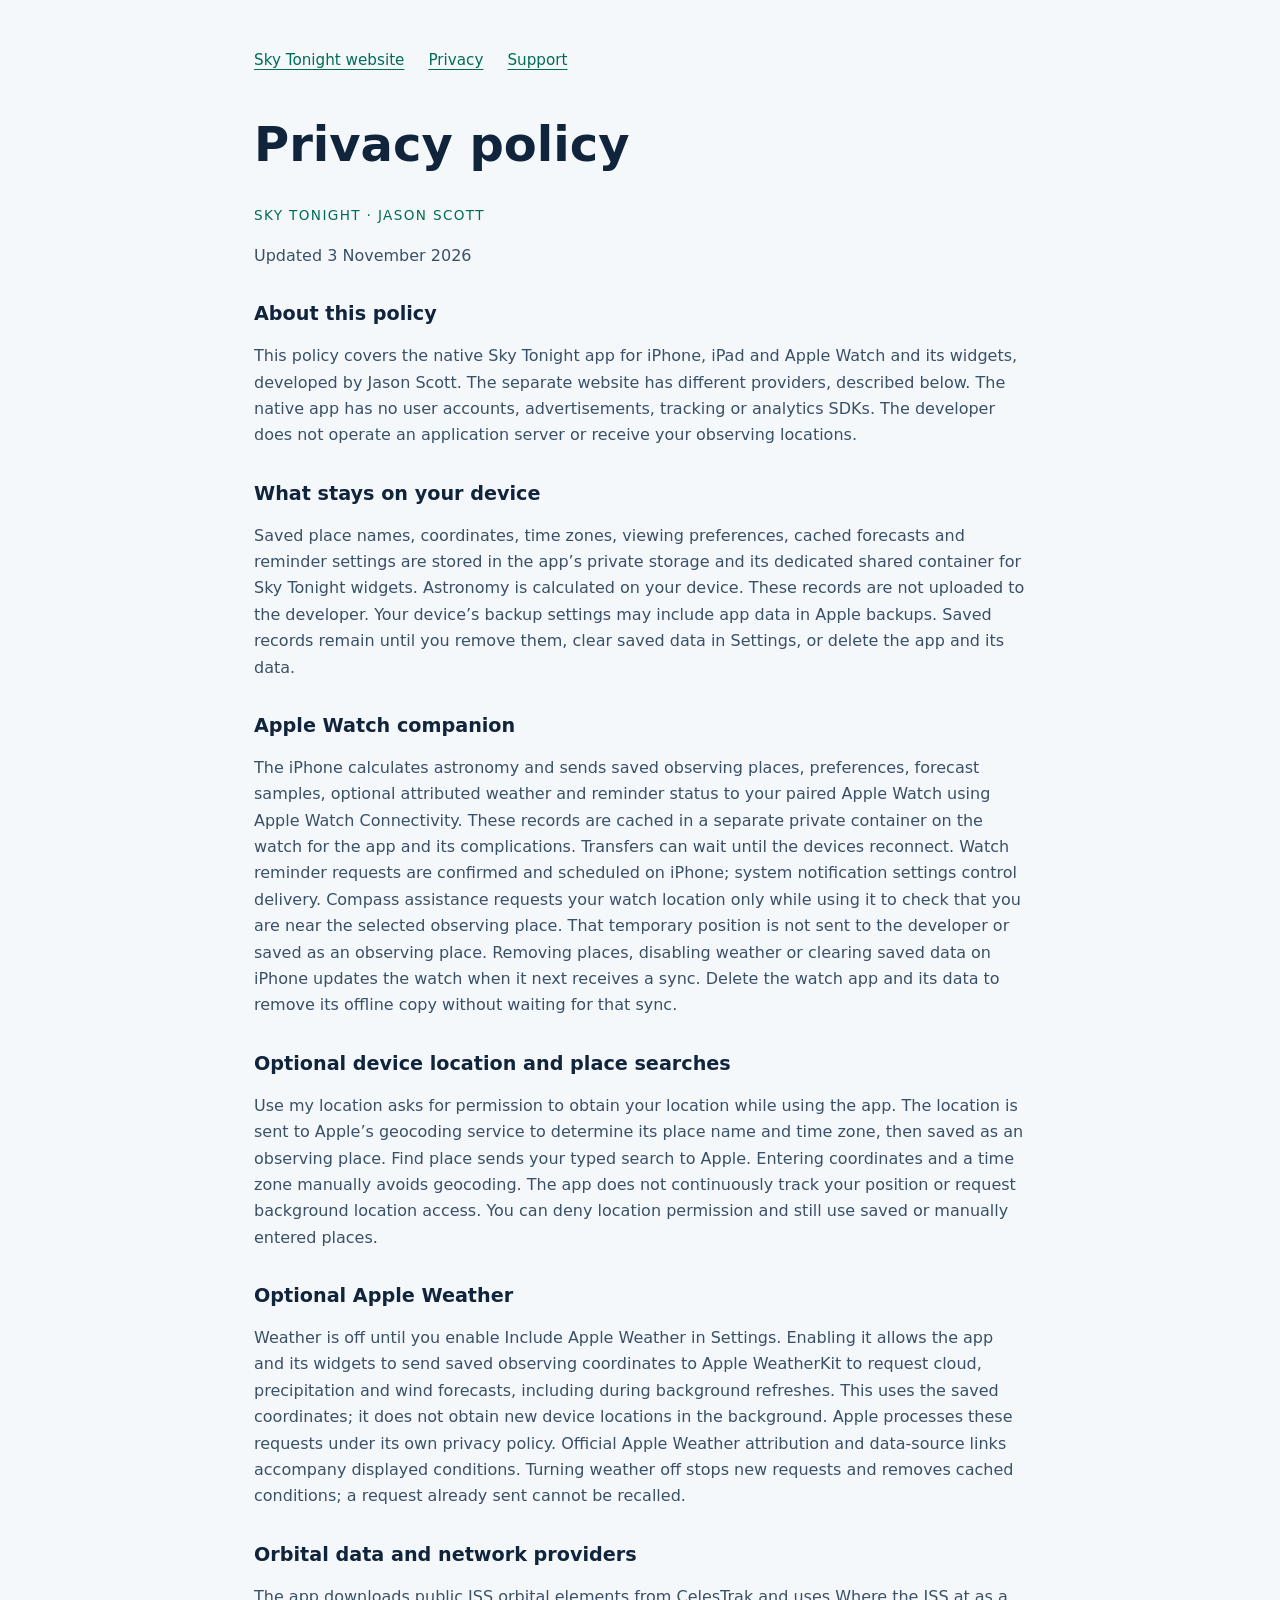
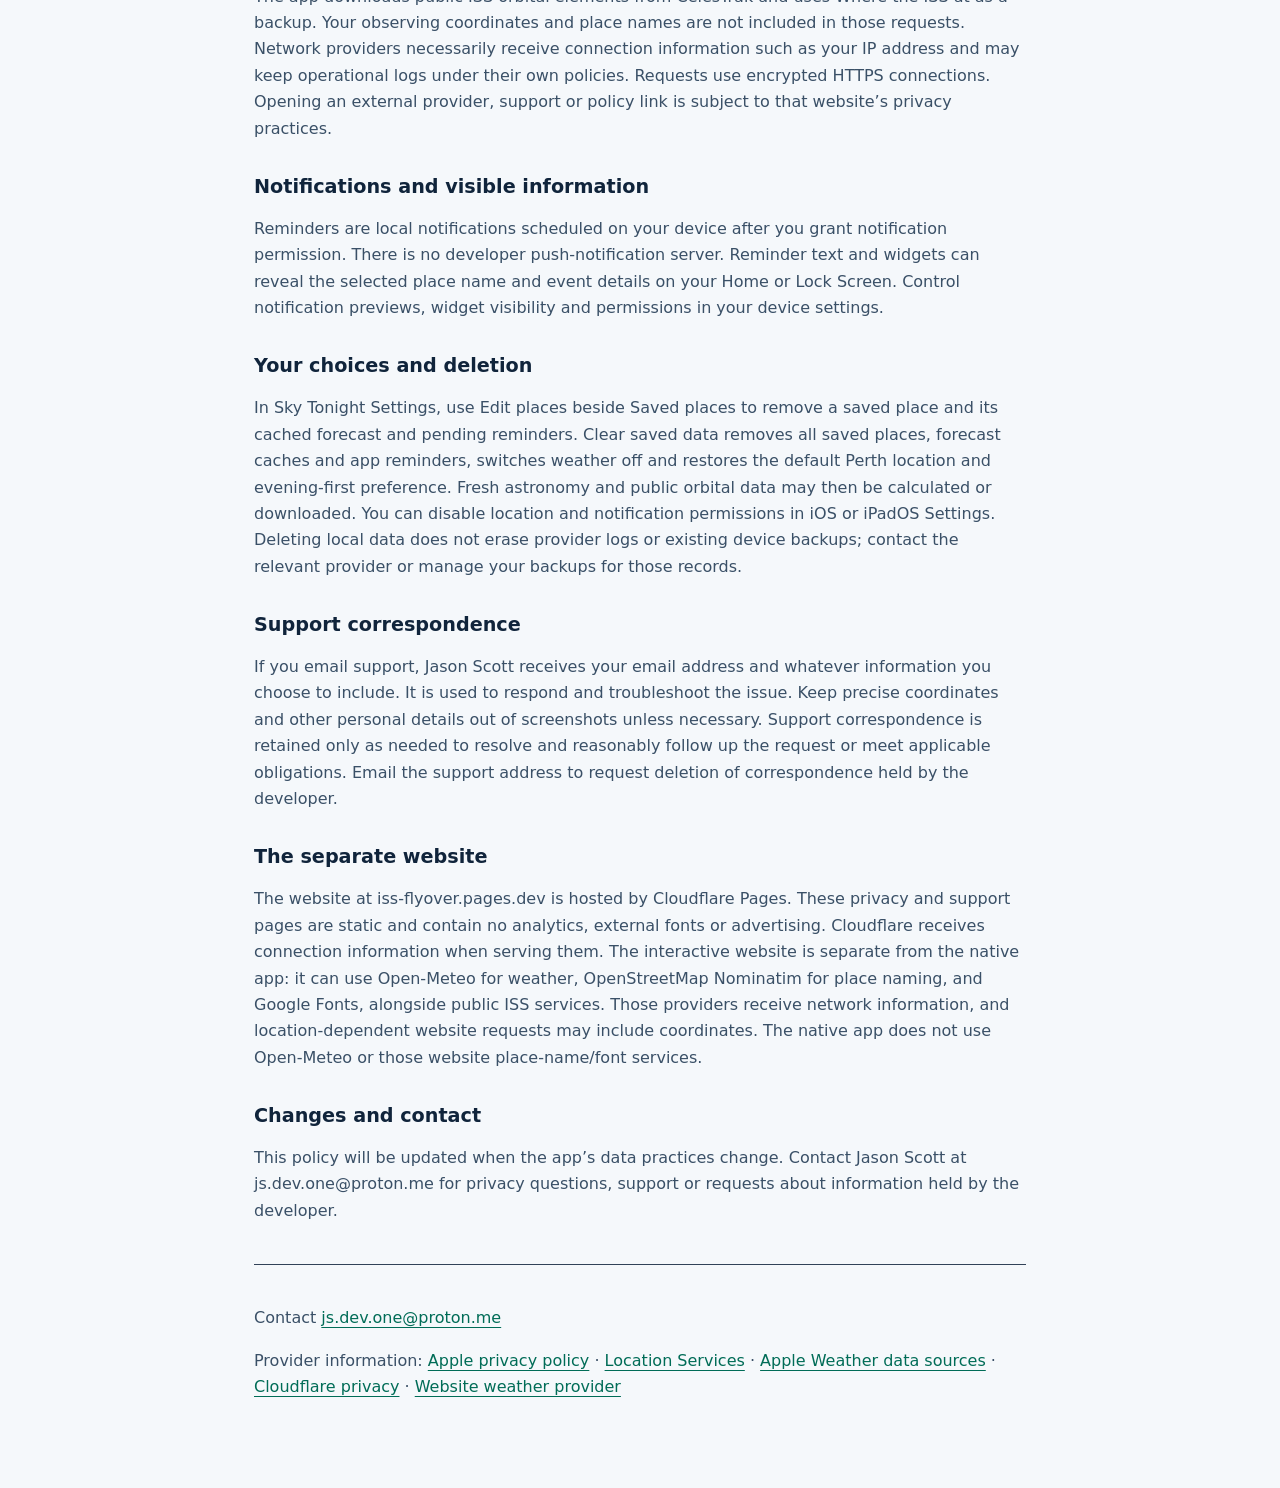
<file: privacy.html>
<!doctype html>
<html lang="en"><head><meta charset="utf-8"><meta name="viewport" content="width=device-width, initial-scale=1"><meta name="description" content="Sky Tonight privacy policy and contact details for Jason Scott."><title>Privacy policy · Sky Tonight</title><style>
:root{color-scheme:dark;font-family:system-ui,-apple-system,BlinkMacSystemFont,sans-serif;background:#09111f;color:#edf3f8;line-height:1.65}
*{box-sizing:border-box}body{margin:0}main{max-width:820px;margin:auto;padding:48px 24px 72px}nav{display:flex;gap:24px;flex-wrap:wrap;font-size:.95rem}a{color:#79e8c8;text-underline-offset:4px}a:focus-visible{outline:2px solid #79e8c8;outline-offset:5px}h1{font-size:clamp(2rem,6vw,3rem);line-height:1.15;margin-top:44px}h2{font-size:1.2rem;line-height:1.35;margin-top:32px}p{color:#bfcbd8}.eyebrow{color:#79e8c8;font-size:.85rem;letter-spacing:.1em;text-transform:uppercase}footer{border-top:1px solid #314258;margin-top:40px;padding-top:24px} @media(prefers-color-scheme:light){:root{color-scheme:light;background:#f5f8fb;color:#10243b}p{color:#3a5067}a,.eyebrow{color:#006c57}}
</style></head>
<body><main><nav aria-label="Main"><a href="/">Sky Tonight website</a><a href="/privacy.html">Privacy</a><a href="/support.html">Support</a></nav>
<h1>Privacy policy</h1><p class="eyebrow">Sky Tonight · Jason Scott</p><p>Updated 3 November 2026</p>
<section><h2>About this policy</h2><p>This policy covers the native Sky Tonight app for iPhone, iPad and Apple Watch and its widgets, developed by Jason Scott. The separate website has different providers, described below. The native app has no user accounts, advertisements, tracking or analytics SDKs. The developer does not operate an application server or receive your observing locations.</p></section>
<section><h2>What stays on your device</h2><p>Saved place names, coordinates, time zones, viewing preferences, cached forecasts and reminder settings are stored in the app’s private storage and its dedicated shared container for Sky Tonight widgets. Astronomy is calculated on your device. These records are not uploaded to the developer. Your device’s backup settings may include app data in Apple backups. Saved records remain until you remove them, clear saved data in Settings, or delete the app and its data.</p></section>
<section><h2>Apple Watch companion</h2><p>The iPhone calculates astronomy and sends saved observing places, preferences, forecast samples, optional attributed weather and reminder status to your paired Apple Watch using Apple Watch Connectivity. These records are cached in a separate private container on the watch for the app and its complications. Transfers can wait until the devices reconnect. Watch reminder requests are confirmed and scheduled on iPhone; system notification settings control delivery. Compass assistance requests your watch location only while using it to check that you are near the selected observing place. That temporary position is not sent to the developer or saved as an observing place. Removing places, disabling weather or clearing saved data on iPhone updates the watch when it next receives a sync. Delete the watch app and its data to remove its offline copy without waiting for that sync.</p></section>
<section><h2>Optional device location and place searches</h2><p>Use my location asks for permission to obtain your location while using the app. The location is sent to Apple’s geocoding service to determine its place name and time zone, then saved as an observing place. Find place sends your typed search to Apple. Entering coordinates and a time zone manually avoids geocoding. The app does not continuously track your position or request background location access. You can deny location permission and still use saved or manually entered places.</p></section>
<section><h2>Optional Apple Weather</h2><p>Weather is off until you enable Include Apple Weather in Settings. Enabling it allows the app and its widgets to send saved observing coordinates to Apple WeatherKit to request cloud, precipitation and wind forecasts, including during background refreshes. This uses the saved coordinates; it does not obtain new device locations in the background. Apple processes these requests under its own privacy policy. Official Apple Weather attribution and data-source links accompany displayed conditions. Turning weather off stops new requests and removes cached conditions; a request already sent cannot be recalled.</p></section>
<section><h2>Orbital data and network providers</h2><p>The app downloads public ISS orbital elements from CelesTrak and uses Where the ISS at as a backup. Your observing coordinates and place names are not included in those requests. Network providers necessarily receive connection information such as your IP address and may keep operational logs under their own policies. Requests use encrypted HTTPS connections. Opening an external provider, support or policy link is subject to that website’s privacy practices.</p></section>
<section><h2>Notifications and visible information</h2><p>Reminders are local notifications scheduled on your device after you grant notification permission. There is no developer push-notification server. Reminder text and widgets can reveal the selected place name and event details on your Home or Lock Screen. Control notification previews, widget visibility and permissions in your device settings.</p></section>
<section><h2>Your choices and deletion</h2><p>In Sky Tonight Settings, use Edit places beside Saved places to remove a saved place and its cached forecast and pending reminders. Clear saved data removes all saved places, forecast caches and app reminders, switches weather off and restores the default Perth location and evening-first preference. Fresh astronomy and public orbital data may then be calculated or downloaded. You can disable location and notification permissions in iOS or iPadOS Settings. Deleting local data does not erase provider logs or existing device backups; contact the relevant provider or manage your backups for those records.</p></section>
<section><h2>Support correspondence</h2><p>If you email support, Jason Scott receives your email address and whatever information you choose to include. It is used to respond and troubleshoot the issue. Keep precise coordinates and other personal details out of screenshots unless necessary. Support correspondence is retained only as needed to resolve and reasonably follow up the request or meet applicable obligations. Email the support address to request deletion of correspondence held by the developer.</p></section>
<section><h2>The separate website</h2><p>The website at iss-flyover.pages.dev is hosted by Cloudflare Pages. These privacy and support pages are static and contain no analytics, external fonts or advertising. Cloudflare receives connection information when serving them. The interactive website is separate from the native app: it can use Open-Meteo for weather, OpenStreetMap Nominatim for place naming, and Google Fonts, alongside public ISS services. Those providers receive network information, and location-dependent website requests may include coordinates. The native app does not use Open-Meteo or those website place-name/font services.</p></section>
<section><h2>Changes and contact</h2><p>This policy will be updated when the app’s data practices change. Contact Jason Scott at js.dev.one@proton.me for privacy questions, support or requests about information held by the developer.</p></section>
<footer><p>Contact <a href="mailto:js.dev.one@proton.me">js.dev.one@proton.me</a></p>
<p>Provider information: <a href="https://www.apple.com/legal/privacy/">Apple privacy policy</a> · <a href="https://www.apple.com/legal/privacy/data/en/location-services/">Location Services</a> · <a href="https://www.apple.com/weather/">Apple Weather data sources</a> · <a href="https://www.cloudflare.com/privacypolicy/">Cloudflare privacy</a> · <a href="https://open-meteo.com/en/terms">Website weather provider</a></p></footer>
</main></body></html>
</file>
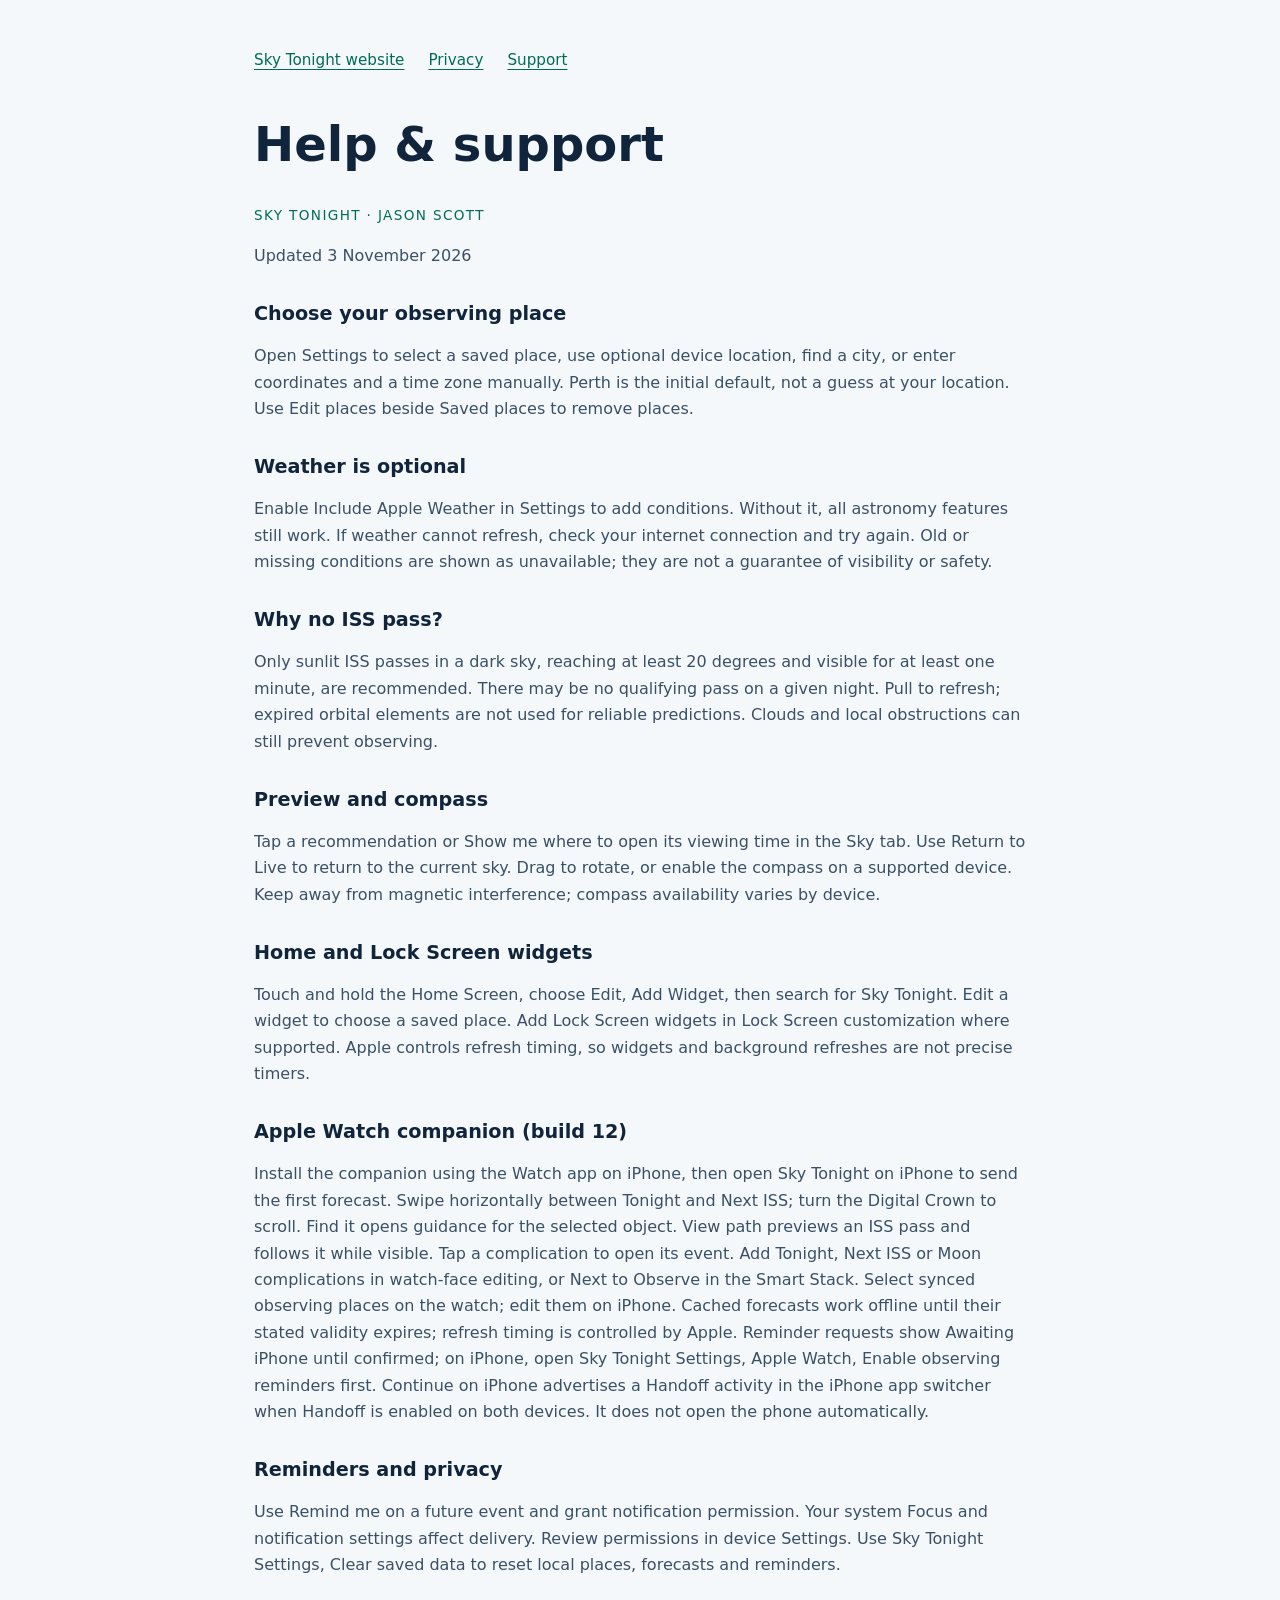
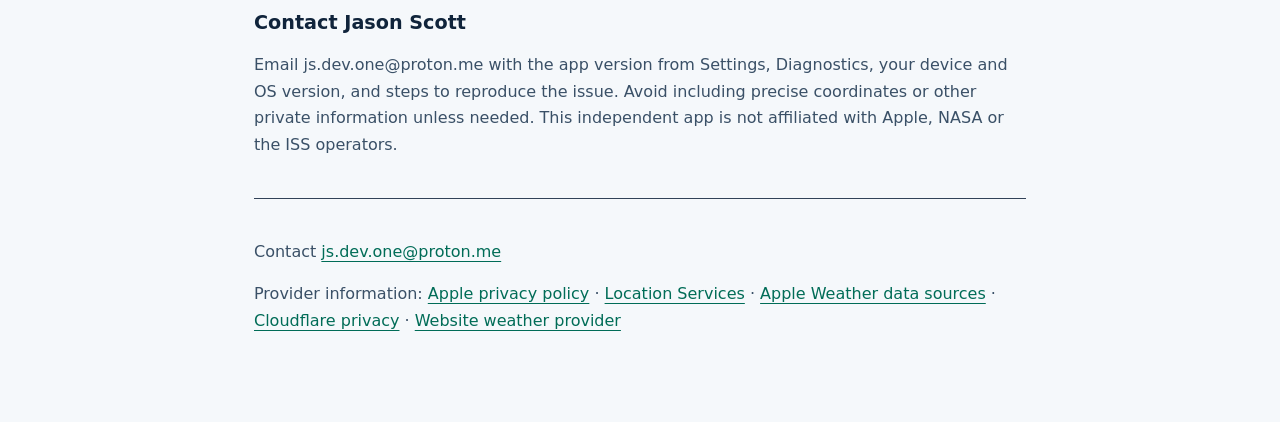
<file: support.html>
<!doctype html>
<html lang="en"><head><meta charset="utf-8"><meta name="viewport" content="width=device-width, initial-scale=1"><meta name="description" content="Sky Tonight help &amp; support and contact details for Jason Scott."><title>Help & support · Sky Tonight</title><style>
:root{color-scheme:dark;font-family:system-ui,-apple-system,BlinkMacSystemFont,sans-serif;background:#09111f;color:#edf3f8;line-height:1.65}
*{box-sizing:border-box}body{margin:0}main{max-width:820px;margin:auto;padding:48px 24px 72px}nav{display:flex;gap:24px;flex-wrap:wrap;font-size:.95rem}a{color:#79e8c8;text-underline-offset:4px}a:focus-visible{outline:2px solid #79e8c8;outline-offset:5px}h1{font-size:clamp(2rem,6vw,3rem);line-height:1.15;margin-top:44px}h2{font-size:1.2rem;line-height:1.35;margin-top:32px}p{color:#bfcbd8}.eyebrow{color:#79e8c8;font-size:.85rem;letter-spacing:.1em;text-transform:uppercase}footer{border-top:1px solid #314258;margin-top:40px;padding-top:24px} @media(prefers-color-scheme:light){:root{color-scheme:light;background:#f5f8fb;color:#10243b}p{color:#3a5067}a,.eyebrow{color:#006c57}}
</style></head>
<body><main><nav aria-label="Main"><a href="/">Sky Tonight website</a><a href="/privacy.html">Privacy</a><a href="/support.html">Support</a></nav>
<h1>Help & support</h1><p class="eyebrow">Sky Tonight · Jason Scott</p><p>Updated 3 November 2026</p>
<section><h2>Choose your observing place</h2><p>Open Settings to select a saved place, use optional device location, find a city, or enter coordinates and a time zone manually. Perth is the initial default, not a guess at your location. Use Edit places beside Saved places to remove places.</p></section>
<section><h2>Weather is optional</h2><p>Enable Include Apple Weather in Settings to add conditions. Without it, all astronomy features still work. If weather cannot refresh, check your internet connection and try again. Old or missing conditions are shown as unavailable; they are not a guarantee of visibility or safety.</p></section>
<section><h2>Why no ISS pass?</h2><p>Only sunlit ISS passes in a dark sky, reaching at least 20 degrees and visible for at least one minute, are recommended. There may be no qualifying pass on a given night. Pull to refresh; expired orbital elements are not used for reliable predictions. Clouds and local obstructions can still prevent observing.</p></section>
<section><h2>Preview and compass</h2><p>Tap a recommendation or Show me where to open its viewing time in the Sky tab. Use Return to Live to return to the current sky. Drag to rotate, or enable the compass on a supported device. Keep away from magnetic interference; compass availability varies by device.</p></section>
<section><h2>Home and Lock Screen widgets</h2><p>Touch and hold the Home Screen, choose Edit, Add Widget, then search for Sky Tonight. Edit a widget to choose a saved place. Add Lock Screen widgets in Lock Screen customization where supported. Apple controls refresh timing, so widgets and background refreshes are not precise timers.</p></section>
<section><h2>Apple Watch companion (build 12)</h2><p>Install the companion using the Watch app on iPhone, then open Sky Tonight on iPhone to send the first forecast. Swipe horizontally between Tonight and Next ISS; turn the Digital Crown to scroll. Find it opens guidance for the selected object. View path previews an ISS pass and follows it while visible. Tap a complication to open its event. Add Tonight, Next ISS or Moon complications in watch-face editing, or Next to Observe in the Smart Stack. Select synced observing places on the watch; edit them on iPhone. Cached forecasts work offline until their stated validity expires; refresh timing is controlled by Apple. Reminder requests show Awaiting iPhone until confirmed; on iPhone, open Sky Tonight Settings, Apple Watch, Enable observing reminders first. Continue on iPhone advertises a Handoff activity in the iPhone app switcher when Handoff is enabled on both devices. It does not open the phone automatically.</p></section>
<section><h2>Reminders and privacy</h2><p>Use Remind me on a future event and grant notification permission. Your system Focus and notification settings affect delivery. Review permissions in device Settings. Use Sky Tonight Settings, Clear saved data to reset local places, forecasts and reminders.</p></section>
<section><h2>Contact Jason Scott</h2><p>Email js.dev.one@proton.me with the app version from Settings, Diagnostics, your device and OS version, and steps to reproduce the issue. Avoid including precise coordinates or other private information unless needed. This independent app is not affiliated with Apple, NASA or the ISS operators.</p></section>
<footer><p>Contact <a href="mailto:js.dev.one@proton.me">js.dev.one@proton.me</a></p>
<p>Provider information: <a href="https://www.apple.com/legal/privacy/">Apple privacy policy</a> · <a href="https://www.apple.com/legal/privacy/data/en/location-services/">Location Services</a> · <a href="https://www.apple.com/weather/">Apple Weather data sources</a> · <a href="https://www.cloudflare.com/privacypolicy/">Cloudflare privacy</a> · <a href="https://open-meteo.com/en/terms">Website weather provider</a></p></footer>
</main></body></html>
</file>
